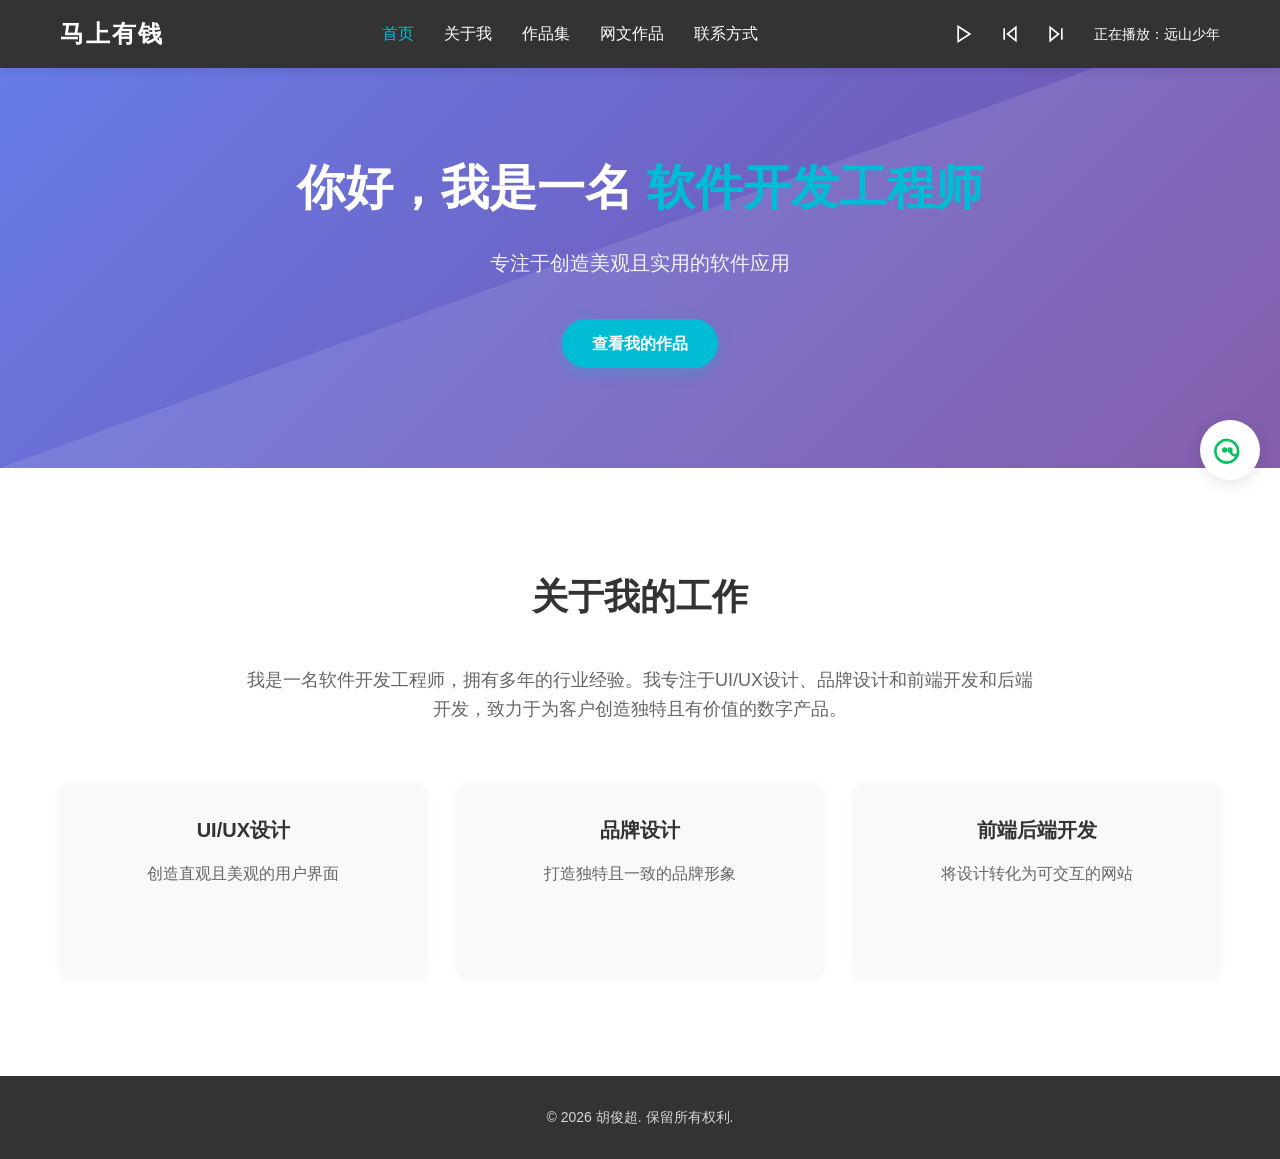
<file: index.html>
<!DOCTYPE html>
<html lang="zh-CN">
<head>
    <meta charset="UTF-8">
    <meta name="viewport" content="width=device-width, initial-scale=1.0">
    <title>胡俊超个人网站</title>
    <link rel="stylesheet" href="styles.css">
</head>
<body>
    <nav class="navbar">
        <div class="container">
            <a href="javascript:void(0)" class="logo" onclick="openVideo()">
                马上有钱
                <span class="logo-tooltip">点击我 可以看视频 收货祝福哦~</span>
                <div class="logo-mobile-hint">点我 能收货祝福哦~</div>
            </a>
            <ul class="nav-links">
                <li><a href="index.html" class="active">首页</a></li>
                <li><a href="about.html">关于我</a></li>
                <li><a href="portfolio.html">作品集</a></li>
                <li><a href="novel.html">网文作品</a></li>
                <li><a href="contact.html">联系方式</a></li>
            </ul>
            <div class="music-player">
                <button class="music-btn" onclick="toggleMusic()">
                    <svg id="play-icon" viewBox="0 0 24 24" width="20" height="20" fill="none" stroke="currentColor" stroke-width="2">
                        <polygon points="5 3 19 12 5 21 5 3"></polygon>
                    </svg>
                    <svg id="pause-icon" viewBox="0 0 24 24" width="20" height="20" fill="none" stroke="currentColor" stroke-width="2" style="display: none;">
                        <rect x="6" y="4" width="4" height="16"></rect>
                        <rect x="14" y="4" width="4" height="16"></rect>
                    </svg>
                </button>
                <button class="music-btn" onclick="prevSong()">
                    <svg viewBox="0 0 24 24" width="20" height="20" fill="none" stroke="currentColor" stroke-width="2">
                        <polygon points="19 20 9 12 19 4 19 20"></polygon>
                        <line x1="5" y1="19" x2="5" y2="5"></line>
                    </svg>
                </button>
                <button class="music-btn" onclick="nextSong()">
                    <svg viewBox="0 0 24 24" width="20" height="20" fill="none" stroke="currentColor" stroke-width="2">
                        <polygon points="5 4 15 12 5 20 5 4"></polygon>
                        <line x1="19" y1="5" x2="19" y2="19"></line>
                    </svg>
                </button>
                <div class="music-info">
                    <span id="current-song">正在播放：示例音乐</span>
                </div>
            </div>
        </div>
    </nav>

    <section class="hero">
        <div class="container">
            <h1>你好，我是一名 <span>软件开发工程师</span></h1>
            <p>专注于创造美观且实用的软件应用</p>
            <a href="portfolio.html" class="btn">查看我的作品</a>
        </div>
    </section>

    <section class="intro">
        <div class="container">
            <h2>关于我的工作</h2>
            <p>我是一名软件开发工程师，拥有多年的行业经验。我专注于UI/UX设计、品牌设计和前端开发和后端开发，致力于为客户创造独特且有价值的数字产品。</p>
            <div class="skills">
                <div class="skill-item">
                    <h3>UI/UX设计</h3>
                    <p>创造直观且美观的用户界面</p>
                </div>
                <div class="skill-item">
                    <h3>品牌设计</h3>
                    <p>打造独特且一致的品牌形象</p>
                </div>
                <div class="skill-item">
                    <h3>前端后端开发</h3>
                    <p>将设计转化为可交互的网站</p>
                </div>
            </div>
        </div>
    </section>

    <footer>
        <div class="container">
            <p>&copy; 2026 胡俊超. 保留所有权利.</p>
        </div>
    </footer>

    <div class="wechat-sidebar" onclick="toggleWechat()">
        <div class="wechat-icon">
            <svg viewBox="0 0 24 24" width="32" height="32" fill="none" stroke="#07c160" stroke-width="2" stroke-linecap="round" stroke-linejoin="round">
                <path d="M15.04 19.46a8.5 8.5 0 0 1-11.01-12.97 8.5 8.5 0 1 1 11.01 12.97z"></path>
                <circle cx="8" cy="12" r="1"></circle>
                <circle cx="12" cy="12" r="1"></circle>
                <path d="M16 16c-2 0-3.5-1.5-3.5-3.5"></path>
            </svg>
        </div>
        <div class="wechat-qrcode" id="wechat-qrcode">
            <p>微信号：qcgz_hjc0821</p>
        </div>
    </div>

    <div class="music-player-mobile" id="music-player-mobile">
        <button class="music-btn-mobile" onclick="toggleMusic()">
            <svg id="play-icon-mobile" viewBox="0 0 24 24" width="24" height="24" fill="none" stroke="currentColor" stroke-width="2">
                <polygon points="5 3 19 12 5 21 5 3"></polygon>
            </svg>
            <svg id="pause-icon-mobile" viewBox="0 0 24 24" width="24" height="24" fill="none" stroke="currentColor" stroke-width="2" style="display: none;">
                <rect x="6" y="4" width="4" height="16"></rect>
                <rect x="14" y="4" width="4" height="16"></rect>
            </svg>
        </button>
        <button class="music-btn-mobile" onclick="prevSong()">
            <svg viewBox="0 0 24 24" width="24" height="24" fill="none" stroke="currentColor" stroke-width="2">
                <polygon points="19 20 9 12 19 4 19 20"></polygon>
                <line x1="5" y1="19" x2="5" y2="5"></line>
            </svg>
        </button>
        <button class="music-btn-mobile" onclick="nextSong()">
            <svg viewBox="0 0 24 24" width="24" height="24" fill="none" stroke="currentColor" stroke-width="2">
                <polygon points="5 4 15 12 5 20 5 4"></polygon>
                <line x1="19" y1="5" x2="19" y2="19"></line>
            </svg>
        </button>
    </div>

    <audio id="audio-player" preload="auto"></audio>

    <script src="music.js"></script>
    <script>
        function toggleWechat() {
            const qrcode = document.getElementById('wechat-qrcode');
            if (qrcode.style.display === 'block') {
                qrcode.style.display = 'none';
            } else {
                qrcode.style.display = 'block';
            }
        }
        
        function openVideo() {
            const videoModal = document.createElement('div');
            videoModal.id = 'video-modal';
            videoModal.style.cssText = 'position:fixed;top:0;left:0;width:100%;height:100%;background:rgba(0,0,0,0.95);z-index:10000;display:flex;flex-direction:column;justify-content:center;align-items:center;';
            
            videoModal.innerHTML = '<div style="position:absolute;top:20px;right:20px;color:#fff;font-size:36px;cursor:pointer;z-index:10002;width:50px;height:50px;display:flex;align-items:center;justify-content:center;border-radius:50%;background:rgba(255,255,255,0.1);" onclick="closeVideo()">✕</div><div style="width:90%;max-width:1000px;aspect-ratio:16/9;background:#000;border-radius:8px;overflow:hidden;box-shadow:0 0 30px rgba(0,0,0,0.5);"><video id="main-video" controls style="width:100%;height:100%;object-fit:contain;"><source src="./videos/newyear-2026.mp4">您的浏览器不支持视频播放</video></div><p style="color:#fff;margin-top:20px;font-size:16px;">祝您马年大吉，岁岁平安。</p>';
            
            document.body.appendChild(videoModal);
            document.body.style.overflow = 'hidden';
            
            videoModal.addEventListener('click', function(e) {
                if (e.target === videoModal) {
                    closeVideo();
                }
            });
        }
        
        function closeVideo() {
            const modal = document.getElementById('video-modal');
            if (modal) {
                const video = modal.querySelector('video');
                if (video) {
                    video.pause();
                }
                modal.remove();
                document.body.style.overflow = '';
            }
        }
    </script>
</body>
</html>
</file>
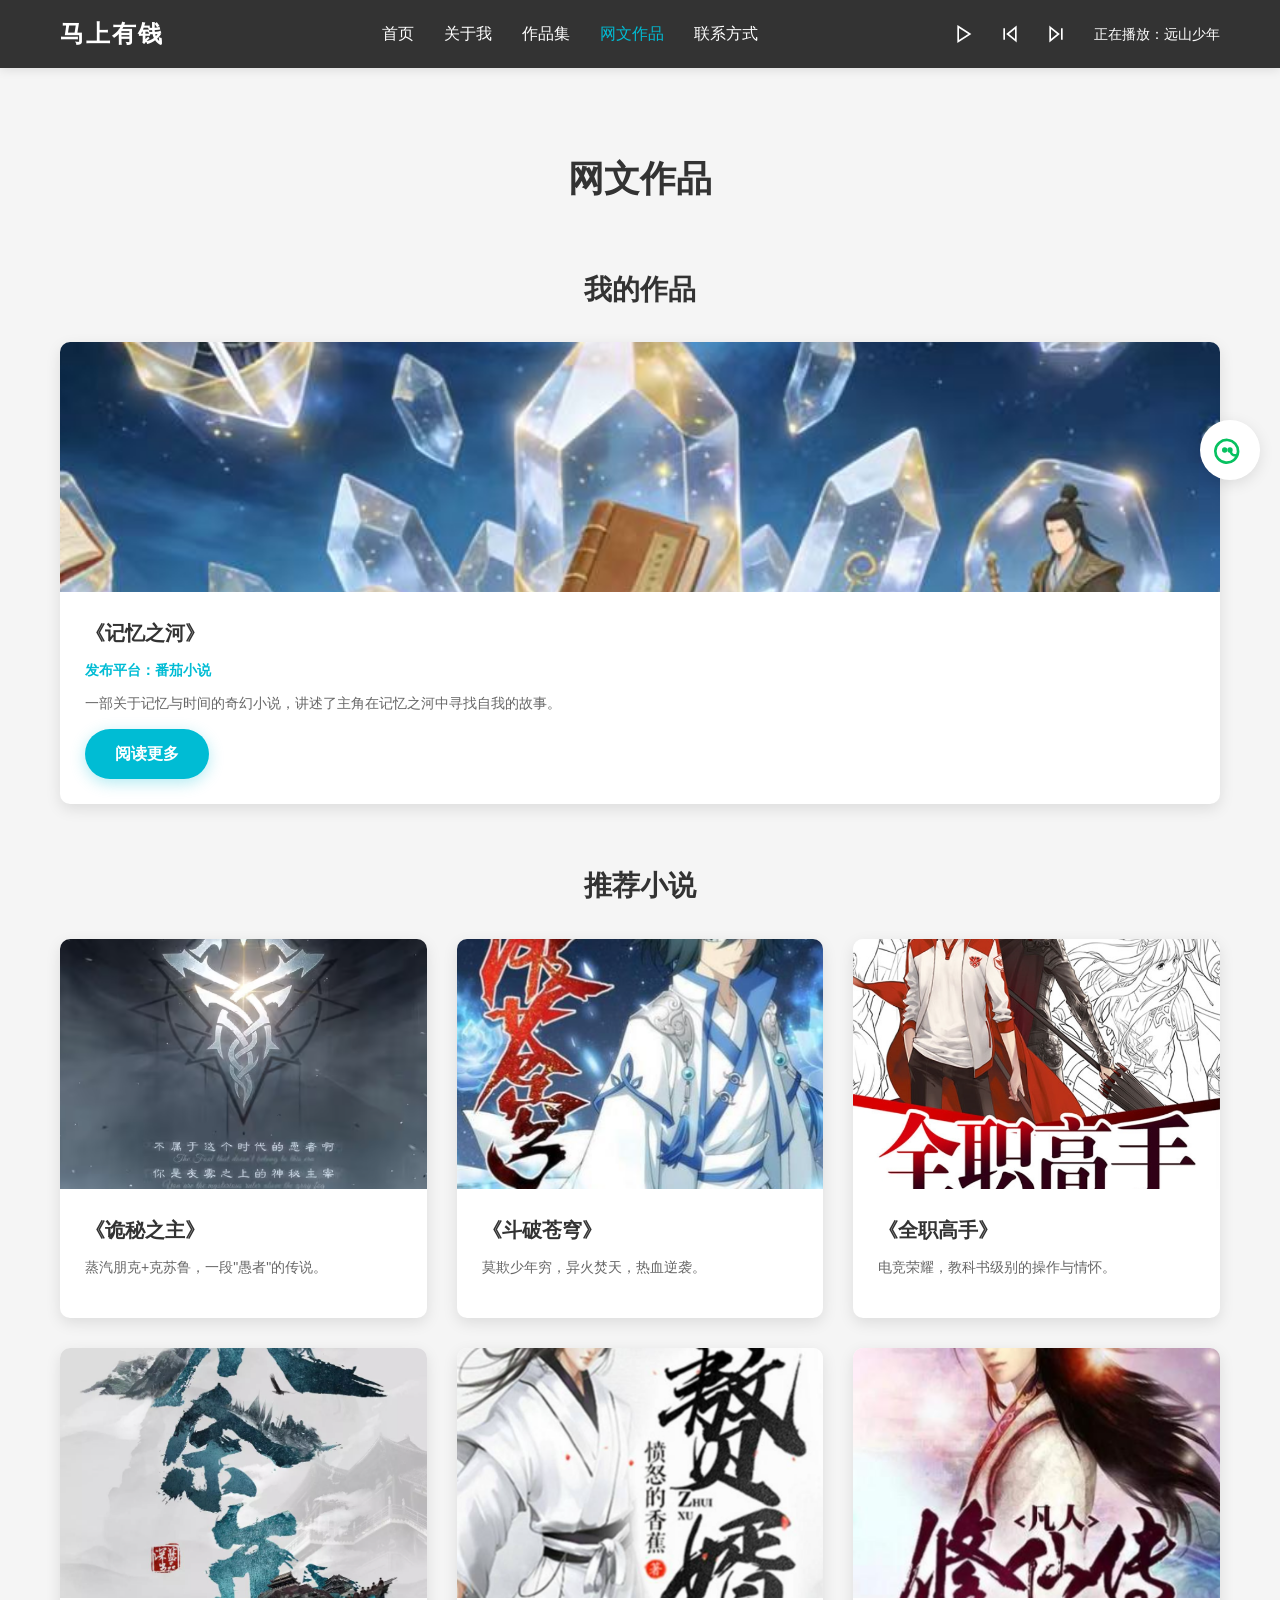
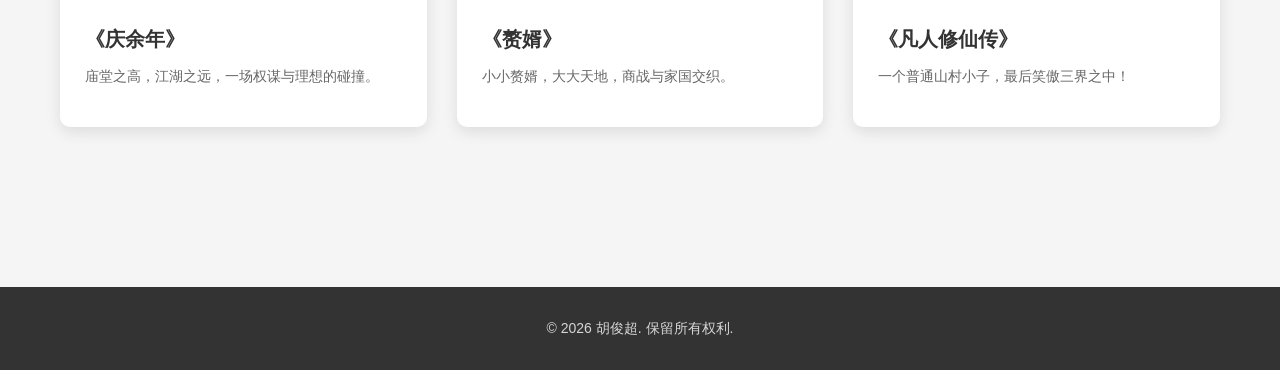
<file: novel.html>
<!DOCTYPE html>
<html lang="zh-CN">
<head>
    <meta charset="UTF-8">
    <meta name="viewport" content="width=device-width, initial-scale=1.0">
    <title>网文作品 - 个人展示网站</title>
    <link rel="stylesheet" href="styles.css">
</head>
<body>
    <nav class="navbar">
        <div class="container">
            <a href="javascript:void(0)" class="logo" onclick="openVideo()">
                马上有钱
                <span class="logo-tooltip">点击我 可以看视频 收货祝福哦~</span>
                <div class="logo-mobile-hint">点我 能收货祝福哦~</div>
            </a>
            <ul class="nav-links">
                <li><a href="index.html">首页</a></li>
                <li><a href="about.html">关于我</a></li>
                <li><a href="portfolio.html">作品集</a></li>
                <li><a href="novel.html" class="active">网文作品</a></li>
                <li><a href="contact.html">联系方式</a></li>
            </ul>
            <div class="music-player">
                <button class="music-btn" onclick="toggleMusic()">
                    <svg id="play-icon" viewBox="0 0 24 24" width="20" height="20" fill="none" stroke="currentColor" stroke-width="2">
                        <polygon points="5 3 19 12 5 21 5 3"></polygon>
                    </svg>
                    <svg id="pause-icon" viewBox="0 0 24 24" width="20" height="20" fill="none" stroke="currentColor" stroke-width="2" style="display: none;">
                        <rect x="6" y="4" width="4" height="16"></rect>
                        <rect x="14" y="4" width="4" height="16"></rect>
                    </svg>
                </button>
                <button class="music-btn" onclick="prevSong()">
                    <svg viewBox="0 0 24 24" width="20" height="20" fill="none" stroke="currentColor" stroke-width="2">
                        <polygon points="19 20 9 12 19 4 19 20"></polygon>
                        <line x1="5" y1="19" x2="5" y2="5"></line>
                    </svg>
                </button>
                <button class="music-btn" onclick="nextSong()">
                    <svg viewBox="0 0 24 24" width="20" height="20" fill="none" stroke="currentColor" stroke-width="2">
                        <polygon points="5 4 15 12 5 20 5 4"></polygon>
                        <line x1="19" y1="5" x2="19" y2="19"></line>
                    </svg>
                </button>
                <div class="music-info">
                    <span id="current-song">正在播放：示例音乐</span>
                </div>
            </div>
        </div>
    </nav>

    <section class="novel">
        <div class="container">
            <h2>网文作品</h2>
            
            <div class="novel-section">
                <h3>我的作品</h3>
                <div class="novel-grid">
                    <div class="novel-item">
                        <div class="novel-image">
                            <img src="./images/book01.png" alt="记忆之河">
                        </div>
                        <div class="novel-info">
                            <h4>《记忆之河》</h4>
                            <p class="novel-platform">发布平台：番茄小说</p>
                            <p class="novel-desc">一部关于记忆与时间的奇幻小说，讲述了主角在记忆之河中寻找自我的故事。</p>
                            <a href="https://fanqienovel.com/reader/7607330961688117784" class="btn" target="_blank" rel="noopener">阅读更多</a>
                        </div>
                    </div>
                </div>
            </div>

            <div class="novel-section">
                <h3>推荐小说</h3>
                <div class="novel-grid">
                    <div class="novel-item">
                        <div class="novel-image">
                            <img src="./images/book02.png" alt="诡秘之主">
                        </div>
                        <div class="novel-info">
                            <h4>《诡秘之主》</h4>
                            <p class="novel-desc">蒸汽朋克+克苏鲁，一段"愚者"的传说。</p>
                        </div>
                    </div>
                    <div class="novel-item">
                        <div class="novel-image">
                            <img src="./images/book03.png" alt="斗破苍穹">
                        </div>
                        <div class="novel-info">
                            <h4>《斗破苍穹》</h4>
                            <p class="novel-desc">莫欺少年穷，异火焚天，热血逆袭。</p>
                        </div>
                    </div>
                    <div class="novel-item">
                        <div class="novel-image">
                            <img src="./images/book04.png" alt="全职高手">
                        </div>
                        <div class="novel-info">
                            <h4>《全职高手》</h4>
                            <p class="novel-desc">电竞荣耀，教科书级别的操作与情怀。</p>
                        </div>
                    </div>
                    <div class="novel-item">
                        <div class="novel-image">
                            <img src="./images/book05.png" alt="庆余年">
                        </div>
                        <div class="novel-info">
                            <h4>《庆余年》</h4>
                            <p class="novel-desc">庙堂之高，江湖之远，一场权谋与理想的碰撞。</p>
                        </div>
                    </div>
                    <div class="novel-item">
                        <div class="novel-image">
                            <img src="./images/book06.png" alt="赘婿">
                        </div>
                        <div class="novel-info">
                            <h4>《赘婿》</h4>
                            <p class="novel-desc">小小赘婿，大大天地，商战与家国交织。</p>
                        </div>
                    </div>
                    <div class="novel-item">
                        <div class="novel-image">
                            <img src="./images/book07.png" alt="凡人修仙传">
                        </div>
                        <div class="novel-info">
                            <h4>《凡人修仙传》</h4>
                            <p class="novel-desc">一个普通山村小子，最后笑傲三界之中！</p>
                        </div>
                    </div>
                </div>
            </div>
        </div>
    </section>

    <footer>
        <div class="container">
            <p>&copy; 2026 胡俊超. 保留所有权利.</p>
        </div>
    </footer>

    <div class="wechat-sidebar" onclick="toggleWechat()">
        <div class="wechat-icon">
            <svg viewBox="0 0 24 24" width="32" height="32" fill="none" stroke="#07c160" stroke-width="2" stroke-linecap="round" stroke-linejoin="round">
                <path d="M15.04 19.46a8.5 8.5 0 0 1-11.01-12.97 8.5 8.5 0 1 1 11.01 12.97z"></path>
                <circle cx="8" cy="12" r="1"></circle>
                <circle cx="12" cy="12" r="1"></circle>
                <path d="M16 16c-2 0-3.5-1.5-3.5-3.5"></path>
            </svg>
        </div>
        <div class="wechat-qrcode" id="wechat-qrcode">
            <p>微信号：qcgz_hjc0821</p>
        </div>
    </div>

    <div class="music-player-mobile" id="music-player-mobile">
        <button class="music-btn-mobile" onclick="toggleMusic()">
            <svg id="play-icon-mobile" viewBox="0 0 24 24" width="24" height="24" fill="none" stroke="currentColor" stroke-width="2">
                <polygon points="5 3 19 12 5 21 5 3"></polygon>
            </svg>
            <svg id="pause-icon-mobile" viewBox="0 0 24 24" width="24" height="24" fill="none" stroke="currentColor" stroke-width="2" style="display: none;">
                <rect x="6" y="4" width="4" height="16"></rect>
                <rect x="14" y="4" width="4" height="16"></rect>
            </svg>
        </button>
        <button class="music-btn-mobile" onclick="prevSong()">
            <svg viewBox="0 0 24 24" width="24" height="24" fill="none" stroke="currentColor" stroke-width="2">
                <polygon points="19 20 9 12 19 4 19 20"></polygon>
                <line x1="5" y1="19" x2="5" y2="5"></line>
            </svg>
        </button>
        <button class="music-btn-mobile" onclick="nextSong()">
            <svg viewBox="0 0 24 24" width="24" height="24" fill="none" stroke="currentColor" stroke-width="2">
                <polygon points="5 4 15 12 5 20 5 4"></polygon>
                <line x1="19" y1="5" x2="19" y2="19"></line>
            </svg>
        </button>
    </div>

    <audio id="audio-player" preload="auto"></audio>

    <script src="music.js"></script>
    <script>
        function toggleWechat() {
            const qrcode = document.getElementById('wechat-qrcode');
            if (qrcode.style.display === 'block') {
                qrcode.style.display = 'none';
            } else {
                qrcode.style.display = 'block';
            }
        }
        
        function openVideo() {
            const videoModal = document.createElement('div');
            videoModal.id = 'video-modal';
            videoModal.style.cssText = 'position:fixed;top:0;left:0;width:100%;height:100%;background:rgba(0,0,0,0.95);z-index:10000;display:flex;flex-direction:column;justify-content:center;align-items:center;';
            
            videoModal.innerHTML = '<div style="position:absolute;top:20px;right:20px;color:#fff;font-size:36px;cursor:pointer;z-index:10002;width:50px;height:50px;display:flex;align-items:center;justify-content:center;border-radius:50%;background:rgba(255,255,255,0.1);" onclick="closeVideo()">✕</div><div style="width:90%;max-width:1000px;aspect-ratio:16/9;background:#000;border-radius:8px;overflow:hidden;box-shadow:0 0 30px rgba(0,0,0,0.5);"><video id="main-video" controls style="width:100%;height:100%;object-fit:contain;"><source src="./videos/newyear-2026.mp4" type="video/mp4">您的浏览器不支持视频播放</video></div><p style="color:#fff;margin-top:20px;font-size:16px;">祝您马年春风得意，纵马天涯。</p>';
            
            document.body.appendChild(videoModal);
            document.body.style.overflow = 'hidden';
            
            videoModal.addEventListener('click', function(e) {
                if (e.target === videoModal) {
                    closeVideo();
                }
            });
        }
        
        function closeVideo() {
            const modal = document.getElementById('video-modal');
            if (modal) {
                const video = modal.querySelector('video');
                if (video) {
                    video.pause();
                }
                modal.remove();
                document.body.style.overflow = '';
            }
        }
    </script>
</body>
</html>
</file>
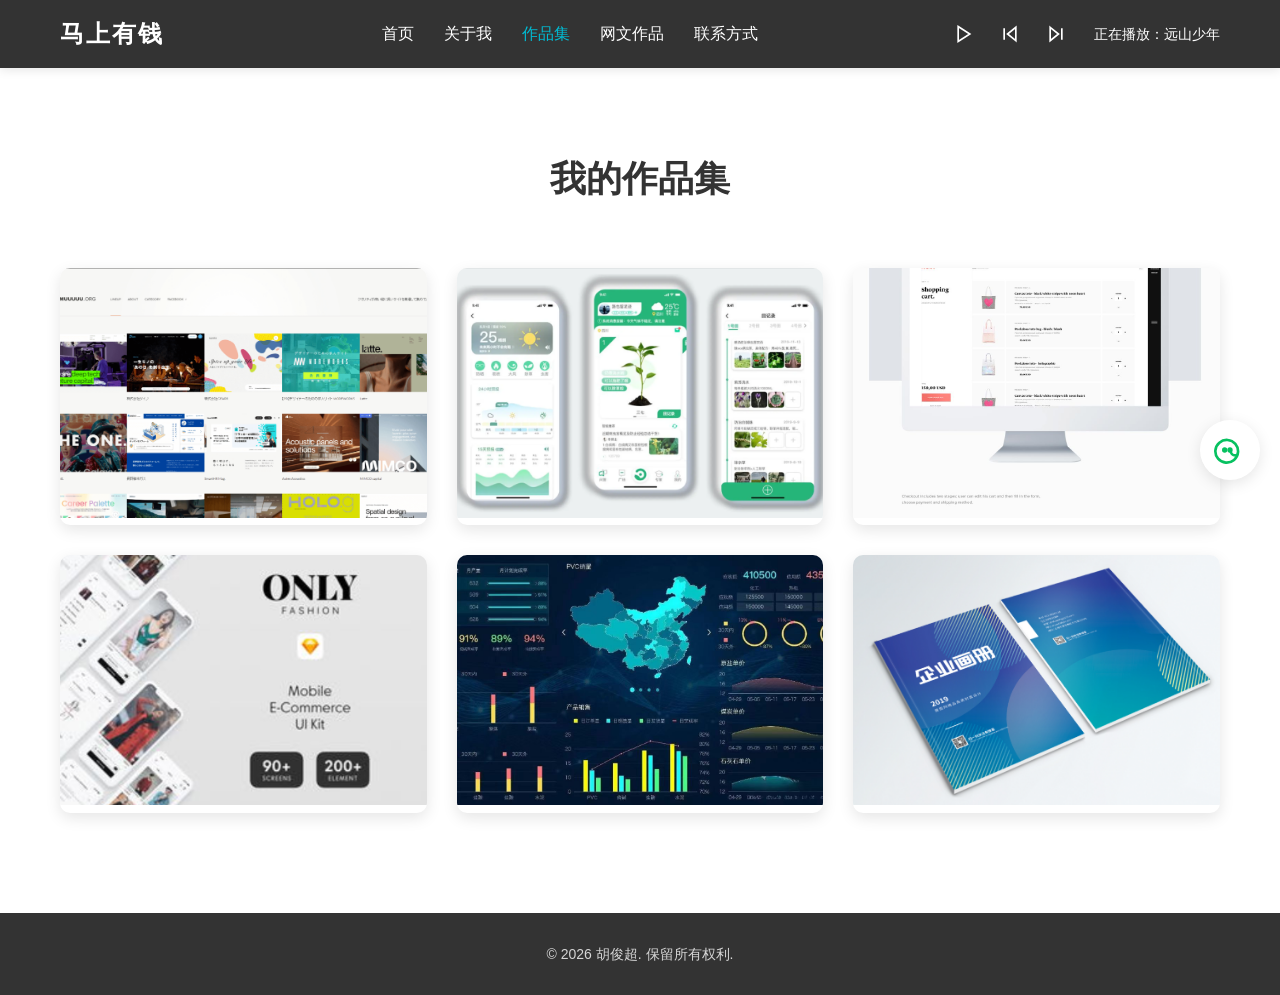
<file: portfolio.html>
<!DOCTYPE html>
<html lang="zh-CN">
<head>
    <meta charset="UTF-8">
    <meta name="viewport" content="width=device-width, initial-scale=1.0">
    <title>作品集 - 个人展示网站</title>
    <link rel="stylesheet" href="styles.css">
</head>
<body>
    <nav class="navbar">
        <div class="container">
            <a href="javascript:void(0)" class="logo" onclick="openVideo()">
                马上有钱
                <span class="logo-tooltip">点击我 可以看视频 收货祝福哦~</span>
                <div class="logo-mobile-hint">点我 能收货祝福哦~</div>
            </a>
            <ul class="nav-links">
                <li><a href="index.html">首页</a></li>
                <li><a href="about.html">关于我</a></li>
                <li><a href="portfolio.html" class="active">作品集</a></li>
                <li><a href="novel.html">网文作品</a></li>
                <li><a href="contact.html">联系方式</a></li>
            </ul>
            <div class="music-player">
                <button class="music-btn" onclick="toggleMusic()">
                    <svg id="play-icon" viewBox="0 0 24 24" width="20" height="20" fill="none" stroke="currentColor" stroke-width="2">
                        <polygon points="5 3 19 12 5 21 5 3"></polygon>
                    </svg>
                    <svg id="pause-icon" viewBox="0 0 24 24" width="20" height="20" fill="none" stroke="currentColor" stroke-width="2" style="display: none;">
                        <rect x="6" y="4" width="4" height="16"></rect>
                        <rect x="14" y="4" width="4" height="16"></rect>
                    </svg>
                </button>
                <button class="music-btn" onclick="prevSong()">
                    <svg viewBox="0 0 24 24" width="20" height="20" fill="none" stroke="currentColor" stroke-width="2">
                        <polygon points="19 20 9 12 19 4 19 20"></polygon>
                        <line x1="5" y1="19" x2="5" y2="5"></line>
                    </svg>
                </button>
                <button class="music-btn" onclick="nextSong()">
                    <svg viewBox="0 0 24 24" width="20" height="20" fill="none" stroke="currentColor" stroke-width="2">
                        <polygon points="5 4 15 12 5 20 5 4"></polygon>
                        <line x1="19" y1="5" x2="19" y2="19"></line>
                    </svg>
                </button>
                <div class="music-info">
                    <span id="current-song">正在播放：示例音乐</span>
                </div>
            </div>
        </div>
    </nav>

    <section class="portfolio">
        <div class="container">
            <h2>我的作品集</h2>
            <div class="portfolio-grid">
                <div class="portfolio-item">
                    <img src="./images/design01.png" alt="项目1">
                    <div class="portfolio-info">
                        <h3>企业网站设计</h3>
                        <p>为科技公司设计的现代响应式网站，注重用户体验和品牌一致性。</p>
                    </div>
                </div>
                <div class="portfolio-item">
                    <img src="./images/design02.png" alt="项目2">
                    <div class="portfolio-info">
                        <h3>移动应用界面</h3>
                        <p>健康追踪应用的用户界面设计，简洁直观，易于使用。</p>
                    </div>
                </div>
                <div class="portfolio-item">
                    <img src="./images/design03.png" alt="项目3">
                    <div class="portfolio-info">
                        <h3>品牌识别设计</h3>
                        <p>为初创公司创建的完整品牌识别系统，包括标志、色彩方案和品牌指南。</p>
                    </div>
                </div>
                <div class="portfolio-item">
                    <img src="./images/design04.png" alt="项目4">
                    <div class="portfolio-info">
                        <h3>电子商务网站</h3>
                        <p>时尚品牌的电子商务网站设计，注重产品展示和购物体验。</p>
                    </div>
                </div>
                <div class="portfolio-item">
                    <img src="./images/design05.jpg" alt="项目5">
                    <div class="portfolio-info">
                        <h3>数据仪表盘设计</h3>
                        <p>为企业客户设计的数据分析仪表盘，清晰展示关键业务指标。</p>
                    </div>
                </div>
                <div class="portfolio-item">
                    <img src="./images/design06.png" alt="项目6">
                    <div class="portfolio-info">
                        <h3>印刷品设计</h3>
                        <p>活动宣传册和海报设计，结合现代排版和视觉元素。</p>
                    </div>
                </div>
            </div>
        </div>
    </section>

    <footer>
        <div class="container">
            <p>&copy; 2026 胡俊超. 保留所有权利.</p>
        </div>
    </footer>

    <div class="wechat-sidebar" onclick="toggleWechat()">
        <div class="wechat-icon">
            <svg viewBox="0 0 24 24" width="32" height="32" fill="none" stroke="#07c160" stroke-width="2" stroke-linecap="round" stroke-linejoin="round">
                <path d="M15.04 19.46a8.5 8.5 0 0 1-11.01-12.97 8.5 8.5 0 1 1 11.01 12.97z"></path>
                <circle cx="8" cy="12" r="1"></circle>
                <circle cx="12" cy="12" r="1"></circle>
                <path d="M16 16c-2 0-3.5-1.5-3.5-3.5"></path>
            </svg>
        </div>
        <div class="wechat-qrcode" id="wechat-qrcode">
            <p>微信号：qcgz_hjc0821</p>
        </div>
    </div>

    <div class="music-player-mobile" id="music-player-mobile">
        <button class="music-btn-mobile" onclick="toggleMusic()">
            <svg id="play-icon-mobile" viewBox="0 0 24 24" width="24" height="24" fill="none" stroke="currentColor" stroke-width="2">
                <polygon points="5 3 19 12 5 21 5 3"></polygon>
            </svg>
            <svg id="pause-icon-mobile" viewBox="0 0 24 24" width="24" height="24" fill="none" stroke="currentColor" stroke-width="2" style="display: none;">
                <rect x="6" y="4" width="4" height="16"></rect>
                <rect x="14" y="4" width="4" height="16"></rect>
            </svg>
        </button>
        <button class="music-btn-mobile" onclick="prevSong()">
            <svg viewBox="0 0 24 24" width="24" height="24" fill="none" stroke="currentColor" stroke-width="2">
                <polygon points="19 20 9 12 19 4 19 20"></polygon>
                <line x1="5" y1="19" x2="5" y2="5"></line>
            </svg>
        </button>
        <button class="music-btn-mobile" onclick="nextSong()">
            <svg viewBox="0 0 24 24" width="24" height="24" fill="none" stroke="currentColor" stroke-width="2">
                <polygon points="5 4 15 12 5 20 5 4"></polygon>
                <line x1="19" y1="5" x2="19" y2="19"></line>
            </svg>
        </button>
    </div>

    <audio id="audio-player" preload="auto"></audio>

    <script src="music.js"></script>
    <script>
        function toggleWechat() {
            const qrcode = document.getElementById('wechat-qrcode');
            if (qrcode.style.display === 'block') {
                qrcode.style.display = 'none';
            } else {
                qrcode.style.display = 'block';
            }
        }
        
        function openVideo() {
            const videoModal = document.createElement('div');
            videoModal.id = 'video-modal';
            videoModal.style.cssText = 'position:fixed;top:0;left:0;width:100%;height:100%;background:rgba(0,0,0,0.95);z-index:10000;display:flex;flex-direction:column;justify-content:center;align-items:center;';
            
            videoModal.innerHTML = '<div style="position:absolute;top:20px;right:20px;color:#fff;font-size:36px;cursor:pointer;z-index:10002;width:50px;height:50px;display:flex;align-items:center;justify-content:center;border-radius:50%;background:rgba(255,255,255,0.1);" onclick="closeVideo()">✕</div><div style="width:90%;max-width:1000px;aspect-ratio:16/9;background:#000;border-radius:8px;overflow:hidden;box-shadow:0 0 30px rgba(0,0,0,0.5);"><video id="main-video" controls style="width:100%;height:100%;object-fit:contain;"><source src="./videos/newyear-2026.mp4" type="video/mp4">您的浏览器不支持视频播放</video></div><p style="color:#fff;margin-top:20px;font-size:16px;">祝您马年龙马精神，福寿安康。</p>';
            
            document.body.appendChild(videoModal);
            document.body.style.overflow = 'hidden';
            
            videoModal.addEventListener('click', function(e) {
                if (e.target === videoModal) {
                    closeVideo();
                }
            });
        }
        
        function closeVideo() {
            const modal = document.getElementById('video-modal');
            if (modal) {
                const video = modal.querySelector('video');
                if (video) {
                    video.pause();
                }
                modal.remove();
                document.body.style.overflow = '';
            }
        }
    </script>
</body>
</html>
</file>
<file: styles.css>
/* 全局样式 */
* {
    margin: 0;
    padding: 0;
    box-sizing: border-box;
}

body {
    font-family: 'Arial', sans-serif;
    line-height: 1.6;
    color: #333;
    background-color: #f5f5f5;
}

.container {
    max-width: 1200px;
    margin: 0 auto;
    padding: 0 20px;
}

/* 导航栏 */
.navbar {
    background-color: #333;
    padding: 15px 0;
    position: fixed;
    top: 0;
    left: 0;
    right: 0;
    z-index: 1000;
    box-shadow: 0 2px 10px rgba(0,0,0,0.1);
}

.navbar .container {
    display: flex;
    justify-content: space-between;
    align-items: center;
}

.music-player {
    display: flex;
    align-items: center;
    gap: 10px;
}

.music-btn {
    background: transparent;
    border: none;
    color: #fff;
    cursor: pointer;
    padding: 8px;
    border-radius: 50%;
    transition: all 0.3s ease;
    display: flex;
    align-items: center;
    justify-content: center;
}

.music-btn:hover {
    background-color: rgba(255, 255, 255, 0.1);
    transform: scale(1.1);
}

.music-info {
    color: #fff;
    font-size: 14px;
    margin-left: 10px;
    max-width: 200px;
    white-space: nowrap;
    overflow: hidden;
    text-overflow: ellipsis;
}

.music-player-mobile {
    display: none;
}

.logo {
    font-size: 24px;
    font-weight: bold;
    color: #fff;
    text-decoration: none;
    letter-spacing: 2px;
    position: relative;
    display: inline-block;
}

.logo-tooltip {
    position: absolute;
    top: 100%;
    left: 50%;
    transform: translateX(-50%);
    margin-top: 10px;
    background-color: #00bcd4;
    color: #fff;
    padding: 10px 20px;
    border-radius: 8px;
    font-size: 14px;
    white-space: nowrap;
    opacity: 0;
    visibility: hidden;
    transition: all 0.3s ease;
    z-index: 1001;
    box-shadow: 0 4px 15px rgba(0,188,212,0.3);
}

.logo-tooltip::before {
    content: '';
    position: absolute;
    bottom: 100%;
    left: 50%;
    transform: translateX(-50%);
    border-left: 8px solid transparent;
    border-right: 8px solid transparent;
    border-bottom: 8px solid #00bcd4;
}

.logo:hover .logo-tooltip {
    opacity: 1;
    visibility: visible;
}

.logo-mobile-hint {
    display: none;
    font-size: 12px;
    color: #00bcd4;
    margin-top: 5px;
    text-align: center;
}

.nav-links {
    display: flex;
    list-style: none;
}

.nav-links li {
    margin-left: 30px;
}

.nav-links a {
    color: #fff;
    text-decoration: none;
    font-size: 16px;
    transition: color 0.3s ease;
}

.nav-links a:hover, .nav-links a.active {
    color: #00bcd4;
}

/* 英雄区域 */
.hero {
    background: linear-gradient(135deg, #667eea 0%, #764ba2 100%);
    color: #fff;
    padding: 150px 0 100px;
    text-align: center;
    position: relative;
    overflow: hidden;
}

.hero::before {
    content: '';
    position: absolute;
    top: 0;
    left: 0;
    right: 0;
    bottom: 0;
    background: url('data:image/svg+xml;utf8,<svg xmlns="http://www.w3.org/2000/svg" viewBox="0 0 100 100" preserveAspectRatio="none"><polygon fill="rgba(255,255,255,0.1)" points="0,100 100,0 100,100"/></svg>');
    background-size: cover;
}

.hero .container {
    position: relative;
    z-index: 1;
}

.hero h1 {
    font-size: 48px;
    margin-bottom: 20px;
    font-weight: 700;
}

.hero h1 span {
    color: #00bcd4;
}

.hero p {
    font-size: 20px;
    margin-bottom: 40px;
    opacity: 0.9;
}

.btn {
    display: inline-block;
    background-color: #00bcd4;
    color: #fff;
    padding: 12px 30px;
    border-radius: 30px;
    text-decoration: none;
    font-size: 16px;
    font-weight: 600;
    transition: all 0.3s ease;
    box-shadow: 0 4px 15px rgba(0,188,212,0.3);
}

.btn:hover {
    background-color: #0097a7;
    transform: translateY(-3px);
    box-shadow: 0 6px 20px rgba(0,188,212,0.4);
}

/* 简介区域 */
.intro {
    padding: 100px 0;
    background-color: #fff;
}

.intro h2 {
    font-size: 36px;
    text-align: center;
    margin-bottom: 40px;
    color: #333;
}

.intro p {
    font-size: 18px;
    text-align: center;
    max-width: 800px;
    margin: 0 auto 60px;
    color: #666;
}

.skills {
    display: grid;
    grid-template-columns: repeat(auto-fit, minmax(300px, 1fr));
    gap: 30px;
}

.skill-item {
    background-color: #f9f9f9;
    padding: 30px;
    border-radius: 10px;
    text-align: center;
    transition: all 0.3s ease;
    box-shadow: 0 2px 10px rgba(0,0,0,0.05);
}

.skill-item:hover {
    transform: translateY(-10px);
    box-shadow: 0 10px 20px rgba(0,0,0,0.1);
}

.skill-item h3 {
    font-size: 20px;
    margin-bottom: 15px;
    color: #333;
}

.skill-item p {
    color: #666;
    font-size: 16px;
}

/* 关于我页面 */
.about {
    padding: 150px 0 100px;
    background-color: #f5f5f5;
}

.about-content {
    display: flex;
    flex-wrap: wrap;
    gap: 60px;
    align-items: center;
}

.about-text {
    flex: 1;
    min-width: 300px;
}

.about-text h2 {
    font-size: 36px;
    margin-bottom: 30px;
    color: #333;
}

.about-text p {
    font-size: 18px;
    margin-bottom: 20px;
    color: #666;
}

.about-image {
    flex: 1;
    min-width: 300px;
}

.about-image img {
    width: 100%;
    border-radius: 10px;
    box-shadow: 0 10px 30px rgba(0,0,0,0.1);
}

/* 作品集页面 */
.portfolio {
    padding: 150px 0 100px;
    background-color: #fff;
}

.portfolio h2 {
    font-size: 36px;
    text-align: center;
    margin-bottom: 60px;
    color: #333;
}

.portfolio-grid {
    display: grid;
    grid-template-columns: repeat(auto-fit, minmax(350px, 1fr));
    gap: 30px;
}

.portfolio-item {
    position: relative;
    overflow: hidden;
    border-radius: 10px;
    box-shadow: 0 5px 15px rgba(0,0,0,0.1);
    transition: all 0.3s ease;
}

.portfolio-item:hover {
    transform: translateY(-10px);
    box-shadow: 0 15px 30px rgba(0,0,0,0.2);
}

.portfolio-item img {
    width: 100%;
    height: 250px;
    object-fit: cover;
    transition: transform 0.3s ease;
}

.portfolio-item:hover img {
    transform: scale(1.1);
}

.portfolio-info {
    position: absolute;
    bottom: 0;
    left: 0;
    right: 0;
    background: linear-gradient(transparent, rgba(0,0,0,0.8));
    color: #fff;
    padding: 30px 20px 20px;
    transform: translateY(100%);
    transition: transform 0.3s ease;
}

.portfolio-item:hover .portfolio-info {
    transform: translateY(0);
}

.portfolio-info h3 {
    font-size: 20px;
    margin-bottom: 10px;
}

.portfolio-info p {
    font-size: 14px;
    opacity: 0.9;
}

/* 联系方式页面 */
.contact {
    padding: 150px 0 100px;
    background-color: #f5f5f5;
}

.contact h2 {
    font-size: 36px;
    text-align: center;
    margin-bottom: 60px;
    color: #333;
}

.contact-content {
    display: flex;
    flex-wrap: wrap;
    gap: 60px;
}

.contact-form {
    flex: 1;
    min-width: 300px;
    background-color: #fff;
    padding: 40px;
    border-radius: 10px;
    box-shadow: 0 5px 15px rgba(0,0,0,0.1);
}

.form-group {
    margin-bottom: 20px;
}

.form-group label {
    display: block;
    margin-bottom: 8px;
    font-weight: 600;
    color: #333;
}

.form-group input,
.form-group textarea {
    width: 100%;
    padding: 12px;
    border: 1px solid #ddd;
    border-radius: 5px;
    font-size: 16px;
    transition: border-color 0.3s ease;
}

.form-group input:focus,
.form-group textarea:focus {
    outline: none;
    border-color: #00bcd4;
}

.contact-form input,
.contact-form textarea {
    width: 100%;
    padding: 12px;
    border: 1px solid #ddd;
    border-radius: 5px;
    font-size: 16px;
    transition: border-color 0.3s ease;
    margin-bottom: 20px;
}

.contact-form input:focus,
.contact-form textarea:focus {
    outline: none;
    border-color: #00bcd4;
}

.contact-form textarea {
    resize: vertical;
    min-height: 150px;
}

.contact-info {
    flex: 1;
    min-width: 300px;
}

.contact-item {
    display: flex;
    align-items: center;
    margin-bottom: 30px;
    background-color: #fff;
    padding: 20px;
    border-radius: 10px;
    box-shadow: 0 2px 10px rgba(0,0,0,0.05);
}

.contact-icon {
    font-size: 32px;
    margin-right: 20px;
    width: 50px;
    height: 50px;
    display: flex;
    align-items: center;
    justify-content: center;
    background-color: #f0f0f0;
    border-radius: 50%;
}

.contact-item h3 {
    font-size: 18px;
    margin-bottom: 5px;
    color: #333;
}

.contact-item p {
    color: #666;
}

/* 页脚 */
footer {
    background-color: #333;
    color: #fff;
    text-align: center;
    padding: 30px 0;
}

footer p {
    font-size: 14px;
    opacity: 0.8;
}

/* 响应式设计 */
@media (max-width: 768px) {
    .hero h1 {
        font-size: 36px;
    }
    
    .hero p {
        font-size: 18px;
    }
    
    .navbar .container {
        flex-direction: column;
    }
    
    .logo-tooltip {
        display: none;
    }
    
    .logo-mobile-hint {
        display: block;
    }
    
    .nav-links {
        margin-top: 15px;
    }
    
    .nav-links li {
        margin: 0 10px;
    }
    
    .about-content,
    .contact-content {
        flex-direction: column;
    }
    
    .music-player {
        display: none;
    }
    
    .music-player-mobile {
        display: flex;
        position: fixed;
        left: 20px;
        bottom: 50%;
        transform: translateY(50%);
        z-index: 1000;
        flex-direction: column;
        gap: 10px;
    }
    
    .music-btn-mobile {
        background: #333;
        border: none;
        color: #fff;
        cursor: pointer;
        padding: 12px;
        border-radius: 50%;
        transition: all 0.3s ease;
        display: flex;
        align-items: center;
        justify-content: center;
        width: 50px;
        height: 50px;
        box-shadow: 0 4px 15px rgba(0,0,0,0.2);
    }
    
    .music-btn-mobile:hover {
        background-color: #00bcd4;
        transform: scale(1.1);
    }
    
    .music-player-mobile-expanded {
        display: none;
        position: fixed;
        left: 80px;
        bottom: 50%;
        transform: translateY(50%);
        z-index: 1001;
        background: #333;
        padding: 20px;
        border-radius: 10px;
        box-shadow: 0 4px 15px rgba(0,0,0,0.3);
        flex-direction: column;
        gap: 15px;
    }
    
    .music-player-mobile-expanded.show {
        display: flex;
    }
    
    .music-player-mobile-expanded .music-buttons {
        display: flex;
        gap: 10px;
        justify-content: center;
    }
    
    .music-player-mobile-expanded .music-info {
        color: #fff;
        text-align: center;
        margin: 0;
        max-width: 150px;
    }
}

@media (max-width: 480px) {
    .hero h1 {
        font-size: 28px;
    }
    
    .hero p {
        font-size: 16px;
    }
    
    .intro h2,
    .about h2,
    .portfolio h2,
    .contact h2 {
        font-size: 28px;
    }
    
    .portfolio-grid {
        grid-template-columns: 1fr;
    }
}

/* 工作经历区域 */
.work-experience {
    padding: 100px 0;
    background-color: #fff;
}

.work-experience h2 {
    font-size: 36px;
    text-align: center;
    margin-bottom: 60px;
    color: #333;
}

.experience-list {
    max-width: 800px;
    margin: 0 auto;
}

.experience-item {
    background-color: #f9f9f9;
    border-radius: 10px;
    margin-bottom: 20px;
    box-shadow: 0 2px 10px rgba(0,0,0,0.05);
    cursor: pointer;
    transition: all 0.3s ease;
}

.experience-item:hover {
    transform: translateY(-5px);
    box-shadow: 0 8px 20px rgba(0,0,0,0.1);
}

.experience-header {
    display: flex;
    justify-content: space-between;
    align-items: center;
    padding: 25px 30px;
}

.experience-company h3 {
    font-size: 22px;
    color: #333;
    margin-bottom: 5px;
}

.experience-date {
    color: #00bcd4;
    font-weight: 600;
    font-size: 14px;
}

.experience-toggle {
    font-size: 20px;
    color: #00bcd4;
    transition: transform 0.3s ease;
}

.experience-details {
    display: none;
    padding: 0 30px 25px 30px;
    border-top: 1px solid #eee;
}

.experience-details p {
    margin-bottom: 10px;
    color: #666;
}

.experience-details ul {
    margin-left: 20px;
    color: #666;
}

.experience-details li {
    margin-bottom: 8px;
    line-height: 1.6;
}

/* 侧边微信图标 */
.wechat-sidebar {
    position: fixed;
    right: 20px;
    bottom: 50%;
    transform: translateY(50%);
    z-index: 1000;
    cursor: pointer;
}

.wechat-icon {
    background-color: #fff;
    width: 60px;
    height: 60px;
    border-radius: 50%;
    display: flex;
    justify-content: center;
    align-items: center;
    box-shadow: 0 4px 15px rgba(0,0,0,0.1);
    transition: all 0.3s ease;
}

.wechat-icon:hover {
    background-color: #07c160;
    transform: scale(1.1);
}

.wechat-icon:hover svg {
    stroke: #fff;
}

.wechat-qrcode {
    position: absolute;
    right: 80px;
    bottom: 50%;
    transform: translateY(50%);
    background-color: #fff;
    padding: 20px 25px;
    border-radius: 10px;
    box-shadow: 0 4px 15px rgba(0,0,0,0.1);
    display: none;
    min-width: 200px;
}

.wechat-qrcode::before {
    content: '';
    position: absolute;
    right: -10px;
    top: 50%;
    transform: translateY(-50%);
    border-left: 10px solid #fff;
    border-top: 10px solid transparent;
    border-bottom: 10px solid transparent;
}

.wechat-qrcode p {
    font-size: 16px;
    color: #333;
    font-weight: 600;
    text-align: center;
    margin: 0;
}

/* 网文作品页面 */
.novel {
    padding: 150px 0 100px;
    background-color: #f5f5f5;
}

.novel h2 {
    font-size: 36px;
    text-align: center;
    margin-bottom: 60px;
    color: #333;
}

.novel-section {
    margin-bottom: 60px;
}

.novel-section h3 {
    font-size: 28px;
    margin-bottom: 30px;
    color: #333;
    text-align: center;
}

.novel-grid {
    display: grid;
    grid-template-columns: repeat(auto-fit, minmax(300px, 1fr));
    gap: 30px;
}

.novel-item {
    background-color: #fff;
    border-radius: 10px;
    overflow: hidden;
    box-shadow: 0 5px 15px rgba(0,0,0,0.1);
    transition: all 0.3s ease;
}

.novel-item:hover {
    transform: translateY(-10px);
    box-shadow: 0 15px 30px rgba(0,0,0,0.2);
}

.novel-image {
    height: 250px;
    overflow: hidden;
}

.novel-image img {
    width: 100%;
    height: 100%;
    object-fit: cover;
    transition: transform 0.3s ease;
}

.novel-item:hover .novel-image img {
    transform: scale(1.1);
}

.novel-info {
    padding: 25px;
}

.novel-info h4 {
    font-size: 20px;
    margin-bottom: 10px;
    color: #333;
}

.novel-platform {
    color: #00bcd4;
    font-size: 14px;
    font-weight: 600;
    margin-bottom: 10px;
}

.novel-desc {
    color: #666;
    font-size: 14px;
    line-height: 1.6;
    margin-bottom: 15px;
}

/* 小说内容展示区域 */
.novel-content {
    margin-top: 60px;
    padding: 40px;
    background-color: #fff;
    border-radius: 10px;
    box-shadow: 0 5px 15px rgba(0,0,0,0.1);
}

.novel-content h3 {
    font-size: 28px;
    margin-bottom: 30px;
    color: #333;
    text-align: center;
}

.chapter-card {
    max-width: 800px;
    margin: 0 auto;
}

.chapter-card h4 {
    font-size: 22px;
    margin-bottom: 20px;
    color: #333;
    text-align: center;
    padding-bottom: 15px;
    border-bottom: 2px solid #00bcd4;
}

.chapter-card p {
    font-size: 16px;
    line-height: 1.8;
    color: #555;
    margin-bottom: 15px;
    text-indent: 2em;
}

/* 响应式设计 - 网文作品 */
@media (max-width: 768px) {
    .novel-content {
        padding: 20px;
    }
    
    .novel-content h3 {
        font-size: 24px;
    }
    
    .chapter-card h4 {
        font-size: 20px;
    }
    
    .chapter-card p {
        font-size: 15px;
    }
}

@media (max-width: 480px) {
    .novel-content {
        padding: 15px;
    }
    
    .novel-content h3 {
        font-size: 22px;
    }
    
    .chapter-card h4 {
        font-size: 18px;
    }
    
    .chapter-card p {
        font-size: 14px;
    }
}
</file>
